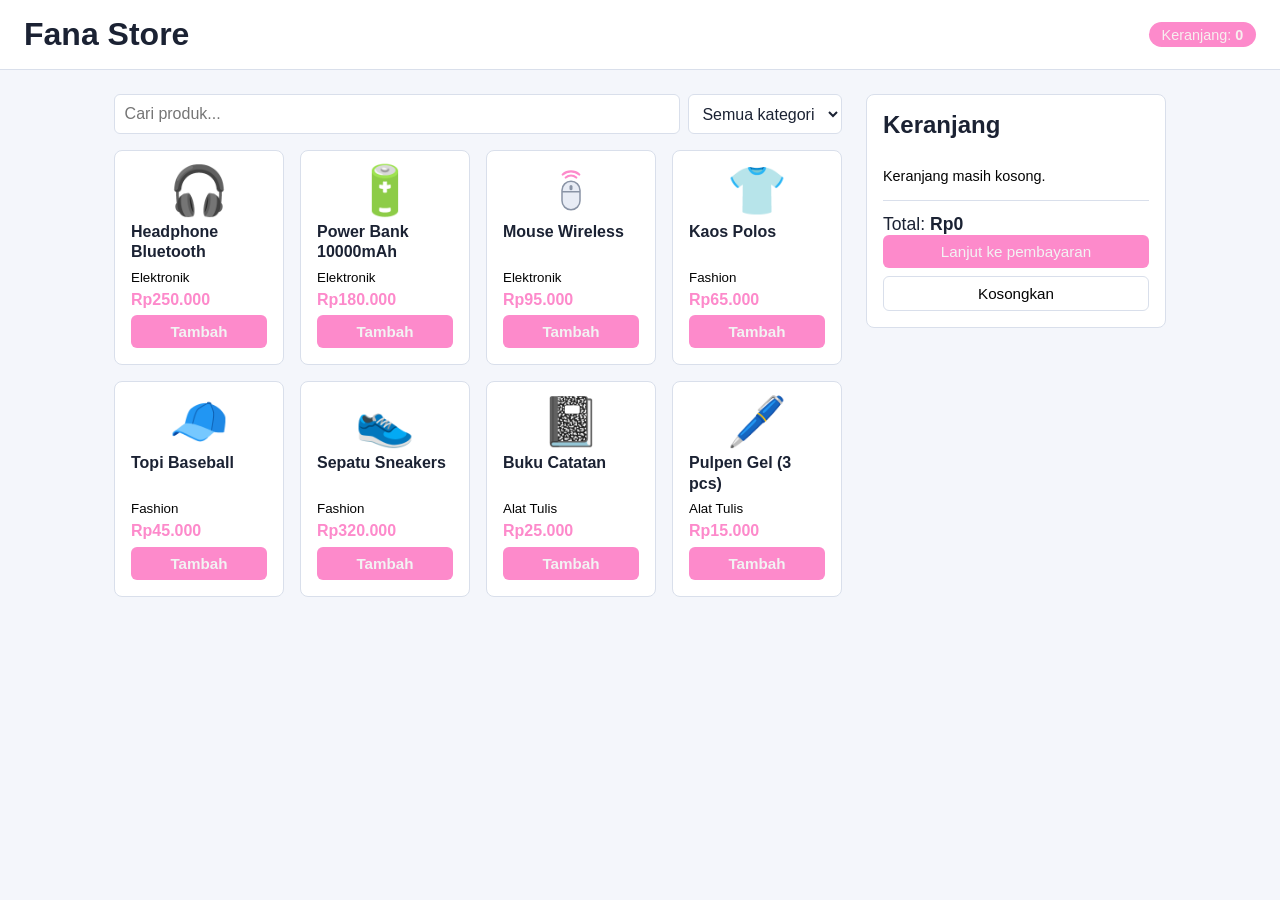
<file: index.html>
<!DOCTYPE html>
<html lang="id">
  <head>
    <meta charset="UTF-8">
    <meta name="viewport" content="width=device-width, initial-scale=1">
    <title>Fana Store - Product Store</title>
    <link rel="stylesheet" href="style.css">
  </head>
  <body>
    <header>
      <h1>Fana Store</h1>
      <span class="badge">Keranjang: <b id="jumlahItem">0</b></span>
    </header>

    <div class="layout">
      <main>
        <div class="kontrol">
          <input type="text" id="cari" placeholder="Cari produk...">
          <select id="kategori">
            <option value="Semua">Semua kategori</option>
            <option value="Elektronik">Elektronik</option>
            <option value="Fashion">Fashion</option>
            <option value="Alat Tulis">Alat Tulis</option>
          </select>
        </div>
        <div id="daftarProduk" class="grid"></div>
      </main>

      <aside>
        <h2>Keranjang</h2>
        <ul id="daftarKeranjang"></ul>
        <p class="total">Total: <b id="total">Rp0</b></p>
        <button id="checkout" class="checkout" type="button" disabled>
          Lanjut ke pembayaran
        </button>
        <button id="kosongkan" class="sekunder">Kosongkan</button>
      </aside>
    </div>

    <dialog id="dialogPembayaran" aria-labelledby="judulPembayaran">
      <form id="formPembayaran" class="form-pembayaran">
        <h2 id="judulPembayaran">Pembayaran</h2>
        <p class="catatan-demo">
          Silakan Lakukan Pembayaran sesuai dengan metode pembayaran yang dipilih. <br>
          <b>Catatan:</b> Ini adalah demo, tidak ada pembayaran yang sebenarnya.
        </p>
        <p class="total-pembayaran">
          Total pembayaran: <b id="totalPembayaran">Rp0</b>
        </p>
        <label for="metodePembayaran">Pilih metode pembayaran</label>
        <select id="metodePembayaran" required>
          <option value="">Pilih metode</option>
          <option value="Transfer bank">Transfer bank (BCA, BRI, BSI, MANDIRI)</option>
          <option value="E-wallet">E-wallet (GOPAY, OVO, DANA, SHOPEEEPAY)</option>
          <option value="Bayar di tempat">Bayar di tempat (KASIR)</option>
        </select>
        <div class="aksi-pembayaran">
          <button id="batalPembayaran" class="sekunder" type="button">
            Batal
          </button>
          <button type="submit">Selesaikan Pembayaran</button>
        </div>
      </form>
    </dialog>

    <script src="hackathon.js"></script>
  </body>
</html>
</file>
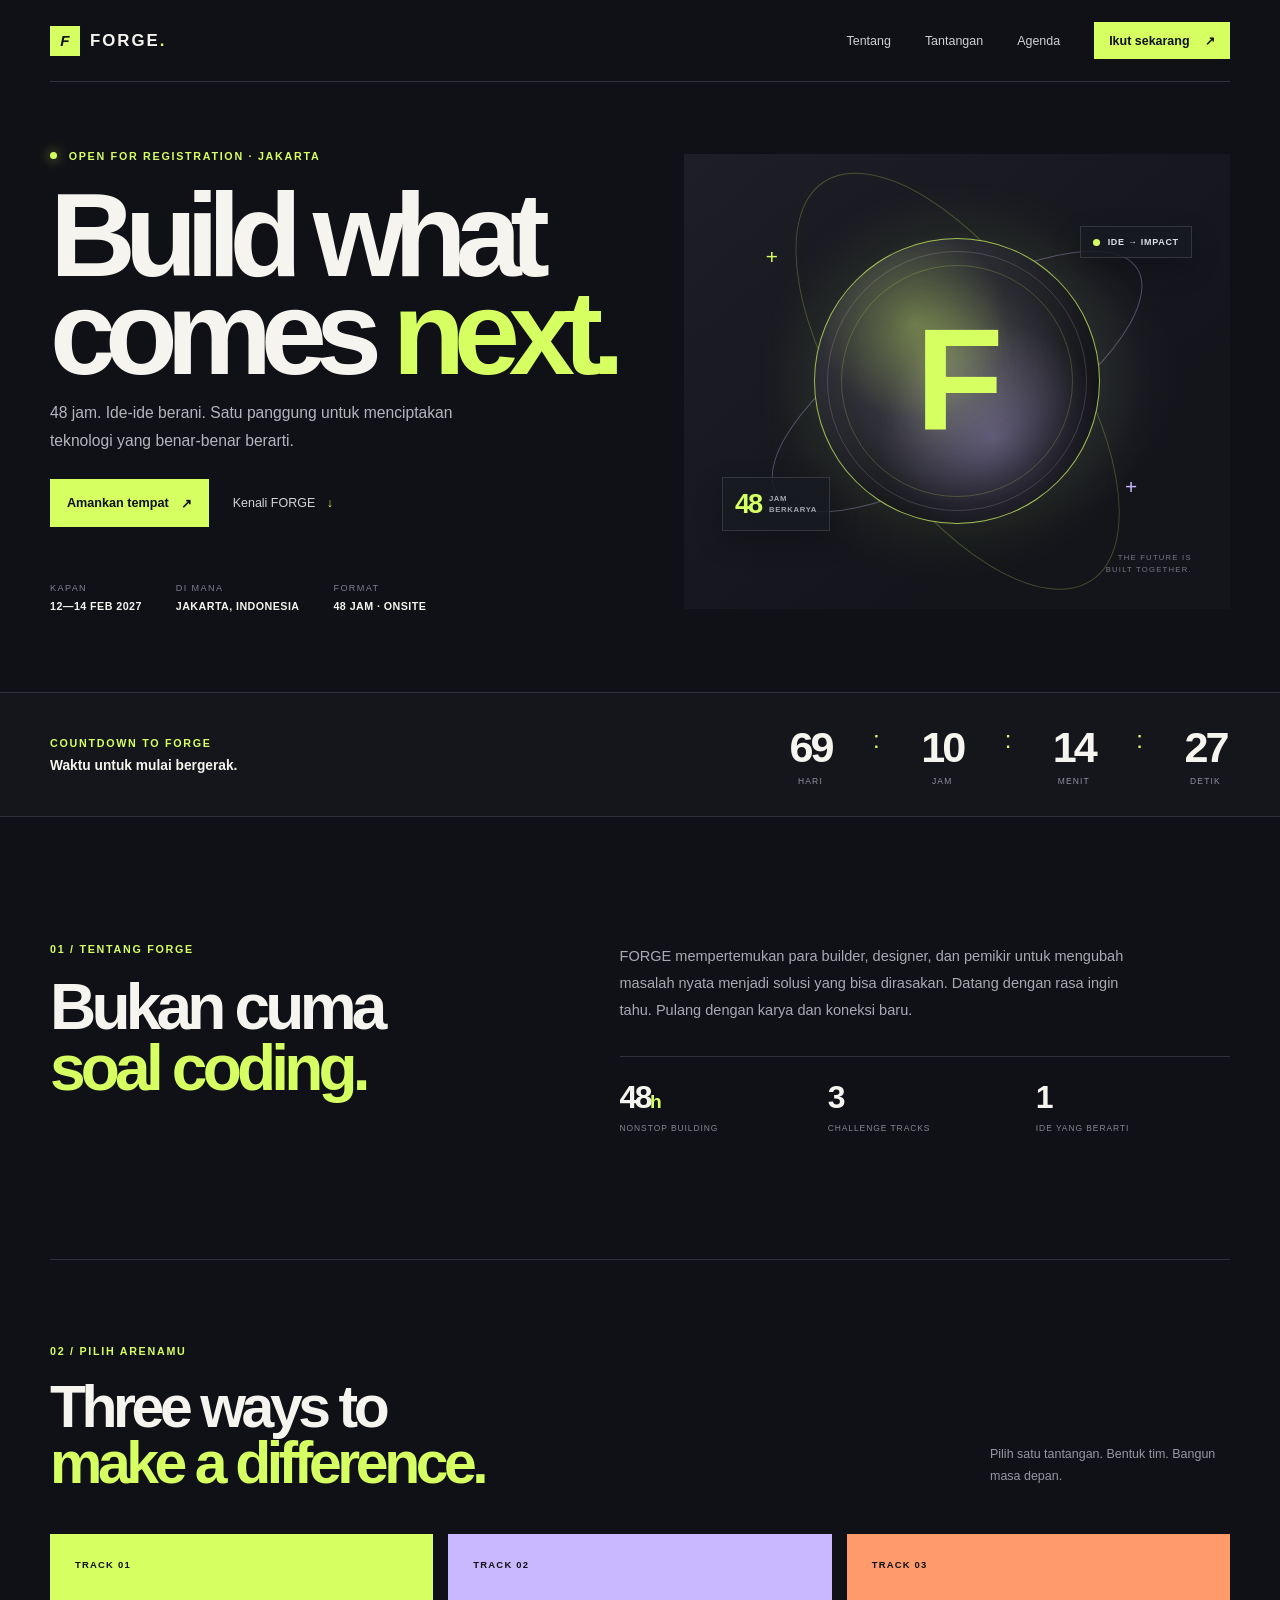
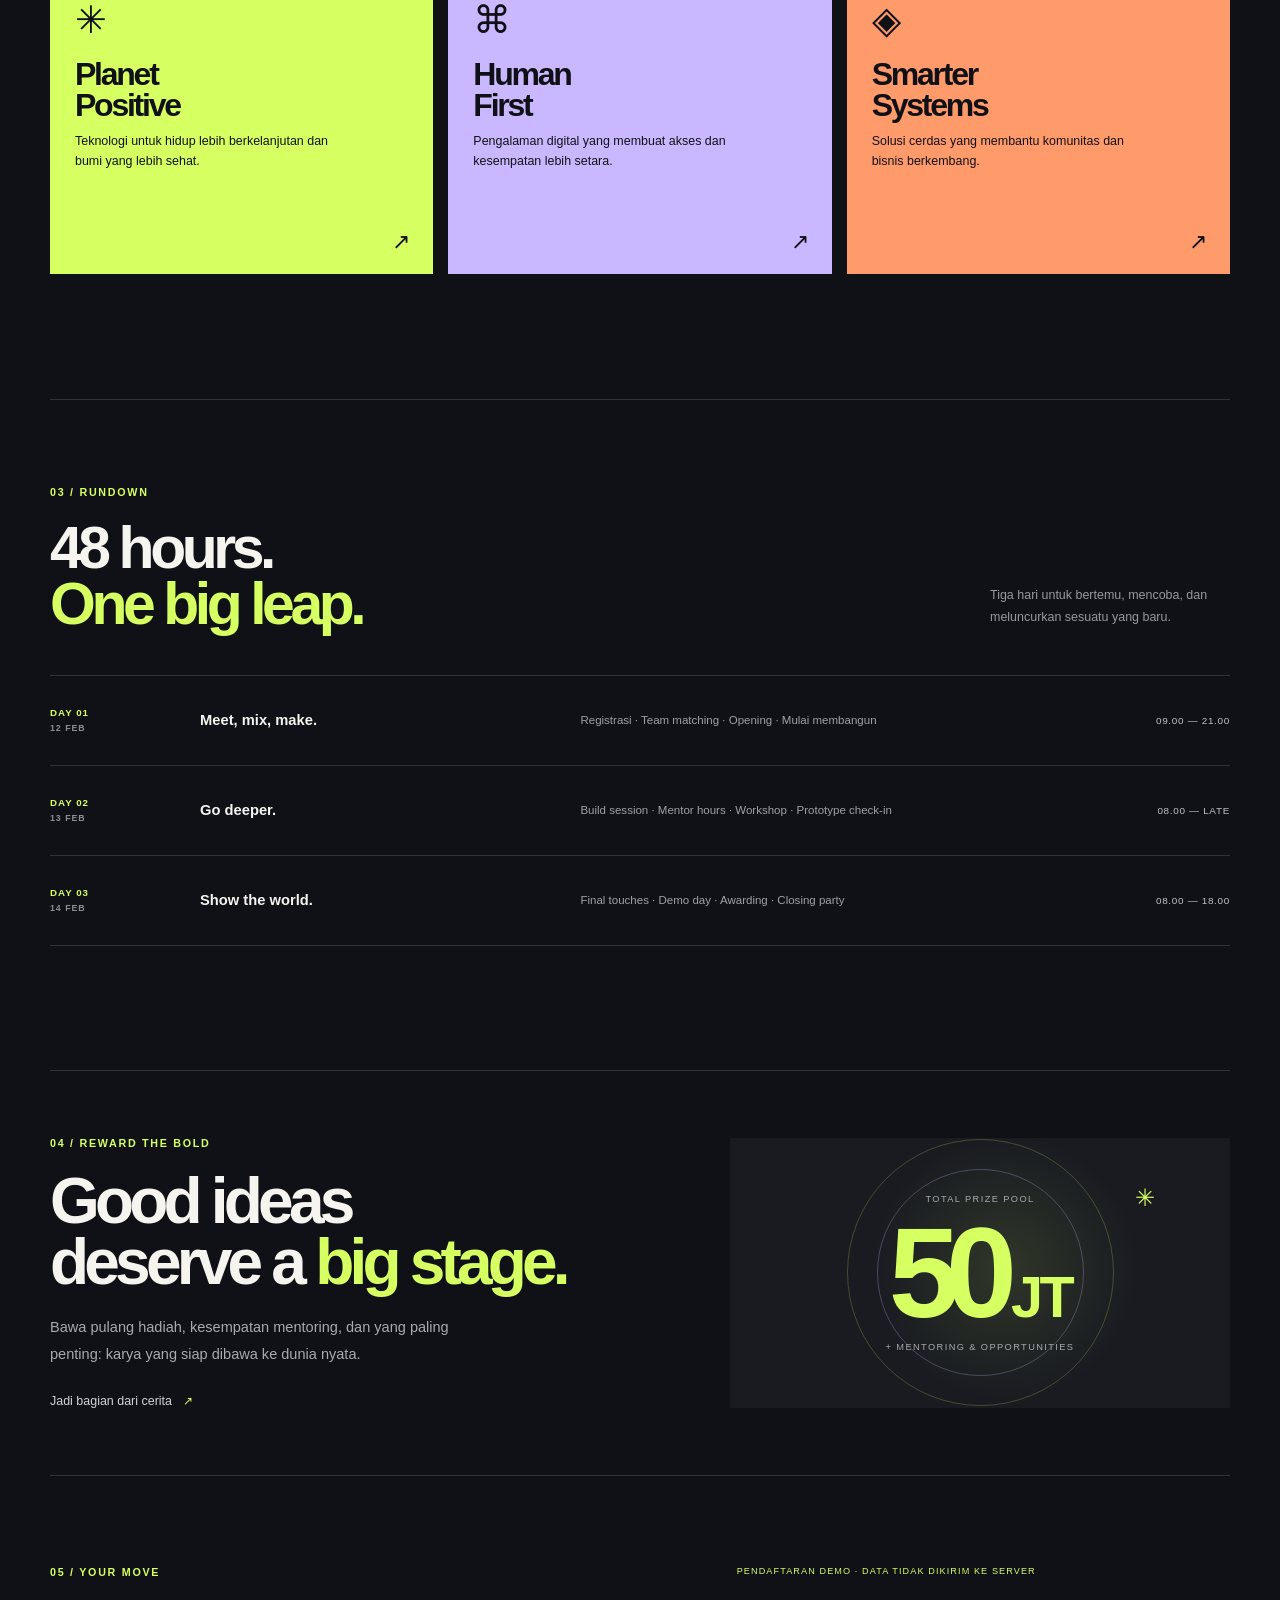
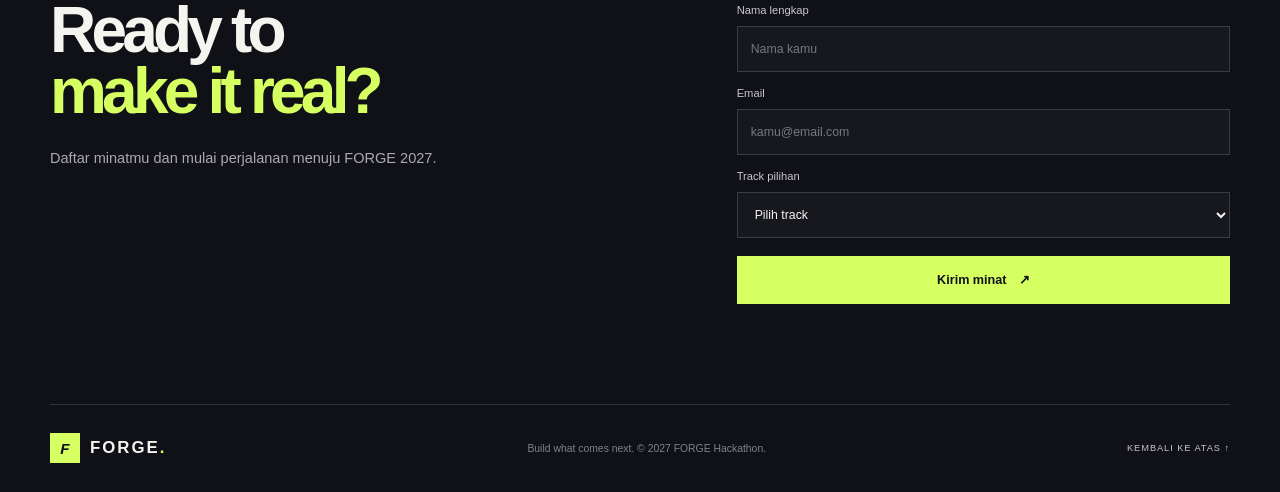
<file: forge-hackathon/event.html>
<!DOCTYPE html>
<html lang="id">
  <head>
    <meta charset="UTF-8">
    <meta name="viewport" content="width=device-width, initial-scale=1">
    <meta
      name="description"
      content="FORGE Hackathon: 48 jam untuk membangun ide yang mengubah masa depan."
    >
    <meta name="theme-color" content="#101116">
    <title>FORGE — Hackathon 2027</title>
    <link rel="stylesheet" href="event.css">
    <script src="event.js" defer></script>
  </head>
  <body>
    <header class="site-header">
      <a class="brand" href="#beranda" aria-label="FORGE, kembali ke beranda">
        <span class="brand-mark" aria-hidden="true">F</span>
        <span>FORGE<span class="brand-period">.</span></span>
      </a>

      <button
        class="menu-toggle"
        id="menuToggle"
        type="button"
        aria-expanded="false"
        aria-controls="siteNav"
        aria-label="Buka navigasi"
      >
        <span></span>
        <span></span>
      </button>

      <nav class="site-nav" id="siteNav" aria-label="Navigasi utama">
        <a href="#tentang">Tentang</a>
        <a href="#tantangan">Tantangan</a>
        <a href="#agenda">Agenda</a>
        <a class="nav-cta" href="#daftar">Ikut sekarang <span aria-hidden="true">↗</span></a>
      </nav>
    </header>

    <main>
      <section class="hero section-wrap" id="beranda">
        <div class="hero-copy">
          <p class="eyebrow"><span class="status-dot"></span> OPEN FOR REGISTRATION · JAKARTA</p>
          <h1>Build what<br>comes <span>next.</span></h1>
          <p class="hero-description">
            48 jam. Ide-ide berani. Satu panggung untuk menciptakan teknologi
            yang benar-benar berarti.
          </p>
          <div class="hero-actions">
            <a class="button button-primary" href="#daftar">Amankan tempat <span aria-hidden="true">↗</span></a>
            <a class="text-link" href="#tentang">Kenali FORGE <span aria-hidden="true">↓</span></a>
          </div>
          <div class="hero-meta">
            <div>
              <span class="meta-label">KAPAN</span>
              <strong>12—14 FEB 2027</strong>
            </div>
            <div>
              <span class="meta-label">DI MANA</span>
              <strong>JAKARTA, INDONESIA</strong>
            </div>
            <div>
              <span class="meta-label">FORMAT</span>
              <strong>48 JAM · ONSITE</strong>
            </div>
          </div>
        </div>

        <div class="hero-art" aria-label="Ilustrasi abstrak ide teknologi" role="img">
          <div class="art-grid"></div>
          <div class="orbit orbit-one"></div>
          <div class="orbit orbit-two"></div>
          <div class="core-orb"><span>F</span></div>
          <div class="art-chip chip-top"><span class="chip-dot"></span> IDE → IMPACT</div>
          <div class="art-chip chip-bottom"><span>48</span><small>JAM<br>BERKARYA</small></div>
          <span class="art-cross cross-one" aria-hidden="true">+</span>
          <span class="art-cross cross-two" aria-hidden="true">+</span>
          <span class="art-caption">THE FUTURE IS<br>BUILT TOGETHER.</span>
        </div>
      </section>

      <section class="countdown-band" aria-label="Hitung mundur menuju acara">
        <div class="countdown-intro">
          <span class="eyebrow">COUNTDOWN TO FORGE</span>
          <strong>Waktu untuk mulai bergerak.</strong>
        </div>
        <div class="countdown" id="countdown" role="timer" aria-live="off">
          <div class="time-unit"><span id="days">--</span><small>HARI</small></div>
          <span class="time-separator" aria-hidden="true">:</span>
          <div class="time-unit"><span id="hours">--</span><small>JAM</small></div>
          <span class="time-separator" aria-hidden="true">:</span>
          <div class="time-unit"><span id="minutes">--</span><small>MENIT</small></div>
          <span class="time-separator" aria-hidden="true">:</span>
          <div class="time-unit"><span id="seconds">--</span><small>DETIK</small></div>
        </div>
        <p class="countdown-ended" id="countdownEnded" hidden>FORGE sedang berlangsung!</p>
      </section>

      <section class="about section-wrap" id="tentang">
        <div class="section-heading">
          <p class="eyebrow">01 / TENTANG FORGE</p>
          <h2>Bukan cuma<br><span>soal coding.</span></h2>
        </div>
        <div class="about-copy">
          <p>
            FORGE mempertemukan para builder, designer, dan pemikir untuk
            mengubah masalah nyata menjadi solusi yang bisa dirasakan.
            Datang dengan rasa ingin tahu. Pulang dengan karya dan koneksi baru.
          </p>
          <div class="stat-row">
            <div><strong>48<span>h</span></strong><small>NONSTOP BUILDING</small></div>
            <div><strong>3</strong><small>CHALLENGE TRACKS</small></div>
            <div><strong>1</strong><small>IDE YANG BERARTI</small></div>
          </div>
        </div>
      </section>

      <section class="tracks section-wrap" id="tantangan">
        <div class="section-title-row">
          <div>
            <p class="eyebrow">02 / PILIH ARENAMU</p>
            <h2>Three ways to<br><span>make a difference.</span></h2>
          </div>
          <p class="section-aside">Pilih satu tantangan. Bentuk tim. Bangun masa depan.</p>
        </div>

        <div class="track-grid">
          <article class="track-card track-lime">
            <span class="track-number">TRACK 01</span>
            <span class="track-icon" aria-hidden="true">✳</span>
            <h3>Planet<br>Positive</h3>
            <p>Teknologi untuk hidup lebih berkelanjutan dan bumi yang lebih sehat.</p>
            <span class="track-arrow" aria-hidden="true">↗</span>
          </article>
          <article class="track-card track-lilac">
            <span class="track-number">TRACK 02</span>
            <span class="track-icon" aria-hidden="true">⌘</span>
            <h3>Human<br>First</h3>
            <p>Pengalaman digital yang membuat akses dan kesempatan lebih setara.</p>
            <span class="track-arrow" aria-hidden="true">↗</span>
          </article>
          <article class="track-card track-orange">
            <span class="track-number">TRACK 03</span>
            <span class="track-icon" aria-hidden="true">◈</span>
            <h3>Smarter<br>Systems</h3>
            <p>Solusi cerdas yang membantu komunitas dan bisnis berkembang.</p>
            <span class="track-arrow" aria-hidden="true">↗</span>
          </article>
        </div>
      </section>

      <section class="agenda section-wrap" id="agenda">
        <div class="section-title-row">
          <div>
            <p class="eyebrow">03 / RUNDOWN</p>
            <h2>48 hours.<br><span>One big leap.</span></h2>
          </div>
          <p class="section-aside">Tiga hari untuk bertemu, mencoba, dan meluncurkan sesuatu yang baru.</p>
        </div>

        <div class="agenda-list">
          <article class="agenda-item">
            <span class="agenda-day">DAY 01 <small>12 FEB</small></span>
            <strong>Meet, mix, make.</strong>
            <p>Registrasi · Team matching · Opening · Mulai membangun</p>
            <span class="agenda-time">09.00 — 21.00</span>
          </article>
          <article class="agenda-item">
            <span class="agenda-day">DAY 02 <small>13 FEB</small></span>
            <strong>Go deeper.</strong>
            <p>Build session · Mentor hours · Workshop · Prototype check-in</p>
            <span class="agenda-time">08.00 — LATE</span>
          </article>
          <article class="agenda-item">
            <span class="agenda-day">DAY 03 <small>14 FEB</small></span>
            <strong>Show the world.</strong>
            <p>Final touches · Demo day · Awarding · Closing party</p>
            <span class="agenda-time">08.00 — 18.00</span>
          </article>
        </div>
      </section>

      <section class="prize section-wrap">
        <div class="prize-copy">
          <p class="eyebrow">04 / REWARD THE BOLD</p>
          <h2>Good ideas<br>deserve a <span>big stage.</span></h2>
          <p>
            Bawa pulang hadiah, kesempatan mentoring, dan yang paling penting:
            karya yang siap dibawa ke dunia nyata.
          </p>
          <a class="text-link" href="#daftar">Jadi bagian dari cerita <span aria-hidden="true">↗</span></a>
        </div>
        <div class="prize-visual" aria-label="Total hadiah lima puluh juta rupiah" role="img">
          <span class="prize-label">TOTAL PRIZE POOL</span>
          <strong>50<span>JT</span></strong>
          <span class="prize-note">+ MENTORING & OPPORTUNITIES</span>
          <span class="prize-star" aria-hidden="true">✳</span>
        </div>
      </section>

      <section class="register section-wrap" id="daftar">
        <div class="register-heading">
          <p class="eyebrow">05 / YOUR MOVE</p>
          <h2>Ready to<br><span>make it real?</span></h2>
          <p>Daftar minatmu dan mulai perjalanan menuju FORGE 2027.</p>
        </div>
        <form class="register-form" id="registerForm">
          <p class="form-note">PENDAFTARAN DEMO · DATA TIDAK DIKIRIM KE SERVER</p>
          <label for="nama">Nama lengkap</label>
          <input id="nama" name="nama" type="text" autocomplete="name" placeholder="Nama kamu" required>
          <label for="email">Email</label>
          <input id="email" name="email" type="email" autocomplete="email" placeholder="kamu@email.com" required>
          <label for="minat">Track pilihan</label>
          <select id="minat" name="minat" required>
            <option value="">Pilih track</option>
            <option value="Planet Positive">Planet Positive</option>
            <option value="Human First">Human First</option>
            <option value="Smarter Systems">Smarter Systems</option>
          </select>
          <button class="button button-primary form-submit" type="submit">Kirim minat <span aria-hidden="true">↗</span></button>
          <p class="form-result" id="formResult" role="status" hidden></p>
        </form>
      </section>
    </main>

    <footer class="site-footer">
      <a class="brand" href="#beranda">
        <span class="brand-mark" aria-hidden="true">F</span>
        <span>FORGE<span class="brand-period">.</span></span>
      </a>
      <p>Build what comes next. © 2027 FORGE Hackathon.</p>
      <a class="back-top" href="#beranda">KEMBALI KE ATAS ↑</a>
    </footer>
  </body>
</html>
</file>
<file: style.css>
:root {
  --utama: #fd8acb;
  --latar: #f4f6fb;
  --kartu: #fff;
  --teks: #1b2233;
  --abu: #040404;
  --garis: #d9dfeb;
}

@media (prefers-color-scheme: dark) {
  :root {
    --utama: #ff85ca;
    --latar: #12161f;
    --kartu: #1c2230;
    --teks: #e8ecf5;
    --abu: #9aa5ba;
    --garis: #f8fafd;
  }
}

* {
  box-sizing: border-box;
  margin: 0;
  padding: 0;
}

body {
  font-family: 'Segoe UI', Tahoma, Geneva, Verdana, sans-serif, "Segoe UI", Roboto, Arial, sans-serif;
  background: var(--latar);
  color: var(--teks);
}

header {
  display: flex;
  justify-content: space-between;
  align-items: center;
  padding: 1rem 1.5rem;
  background: var(--kartu);
  border-bottom: 1px solid var(--garis);
}

.badge {
  background: var(--utama);
  color: #f7efef;
  padding: 0.3rem 0.8rem;
  border-radius: 20px;
  font-size: 0.9rem;
}

/* Layout dua kolom: produk di kiri, keranjang di kanan */
.layout {
  display: grid;
  grid-template-columns: 1fr 300px;
  gap: 1.5rem;
  max-width: 1100px;
  margin: 0 auto;
  padding: 1.5rem;
}

@media (max-width: 760px) {
  .layout {
    grid-template-columns: 1fr;
  }
}

.kontrol {
  display: flex;
  gap: 0.5rem;
  margin-bottom: 1rem;
}

input,
select {
  padding: 0.6rem;
  border: 1px solid var(--garis);
  border-radius: 6px;
  background: var(--kartu);
  color: var(--teks);
  font-size: 1rem;
}

#cari {
  flex: 1;
}

/* Grid otomatis menyesuaikan lebar layar */
.grid {
  display: grid;
  grid-template-columns: repeat(auto-fill, minmax(160px, 1fr));
  gap: 1rem;
}

.kartu {
  display: flex;
  flex-direction: column;
  gap: 0.4rem;
  background: var(--kartu);
  border: 1px solid var(--garis);
  border-radius: 8px;
  padding: 1rem;
  transition:
    transform 180ms ease,
    box-shadow 180ms ease,
    border-color 180ms ease;
}

.kartu:hover,
.kartu:focus-within {
  transform: translateY(-4px);
  border-color: var(--utama);
  box-shadow: 0 8px 20px rgb(27 34 51 / 12%);
}

@media (prefers-reduced-motion: reduce) {
  .kartu {
    transition: none;
  }

  .kartu:hover,
  .kartu:focus-within {
    transform: none;
  }
}

.kartu strong {
  min-height: 2.6em;
  line-height: 1.3;
}

.gambar {
  display: flex;
  align-items: center;
  justify-content: center;
  height: 3rem;
  font-size: 3rem;
}

.gambar svg {
  width: 3rem;
  height: 3rem;
}

.kartu small {
  color: var(--abu);
}

.harga {
  font-weight: 700;
  color: var(--utama);
}

.kartu button {
  margin-top: auto;
  font-weight: 700;
}

button {
  padding: 0.5rem 0.8rem;
  border: none;
  border-radius: 6px;
  background: var(--utama);
  color: #f2f3f3;
  cursor: pointer;
  font-size: 0.95rem;
}

button:hover {
  opacity: 0.9;
}

button:focus-visible,
input:focus-visible,
select:focus-visible,
dialog button:focus-visible {
  outline: 3px solid #a8c5ff;
}

.sekunder {
  width: 100%;
  margin-top: 0.5rem;
  background: transparent;
  color: var(--abu);
  border: 1px solid var(--garis);
}

.checkout {
  width: 100%;
}

aside {
  align-self: start;
  background: var(--kartu);
  border: 1px solid var(--garis);
  border-radius: 8px;
  padding: 1rem;
}

aside ul {
  list-style: none;
  margin: 0.8rem 0;
}

aside li {
  display: flex;
  justify-content: space-between;
  align-items: center;
  gap: 0.5rem;
  padding: 0.5rem 0;
  border-bottom: 1px solid var(--garis);
  font-size: 0.9rem;
}

aside li div button {
  padding: 0.1rem 0.5rem;
}

.total {
  font-size: 1.1rem;
}

.kosong {
  color: var(--abu);
  padding: 1rem 0;
}

dialog {
  width: min(440px, calc(100% - 2rem));
  margin: auto;
  padding: 1.5rem;
  color: var(--teks);
  background: var(--kartu);
  border: 1px solid var(--garis);
  border-radius: 8px;
}

dialog::backdrop {
  background: rgba(20, 20, 20, 0.55);
}

.form-pembayaran {
  display: grid;
  gap: 1rem;
}

.catatan-demo {
  color: var(---abu);
}

.total-pembayaran {
  font-size: 1.1rem;
}

.form-pembayaran select {
  width: 100%;
}

.aksi-pembayaran {
  display: flex;
  justify-content: flex-end;
  gap: 0.5rem;
}

.aksi-pembayaran .sekunder {
  width: auto;
  margin-top: 0;
}
</file>
<file: forge-hackathon/event.css>
:root {
  color-scheme: dark;
  --bg: #101116;
  --panel: #181a21;
  --text: #f5f4ef;
  --muted: #a4a5ad;
  --line: #30313a;
  --lime: #d6ff62;
  --lilac: #c9b8ff;
  --orange: #ff9a6b;
  --page-width: 1180px;
}

* {
  box-sizing: border-box;
}

html {
  scroll-behavior: smooth;
  scroll-padding-top: 90px;
}

body {
  margin: 0;
  background: var(--bg);
  color: var(--text);
  font-family: Inter, "Segoe UI", Arial, sans-serif;
  -webkit-font-smoothing: antialiased;
}

a {
  color: inherit;
  text-decoration: none;
}

button,
input,
select {
  font: inherit;
}

.site-header {
  position: relative;
  z-index: 5;
  display: flex;
  align-items: center;
  justify-content: space-between;
  width: min(var(--page-width), calc(100% - 64px));
  height: 82px;
  margin: 0 auto;
  border-bottom: 1px solid var(--line);
}

.brand {
  display: inline-flex;
  align-items: center;
  gap: 10px;
  font-size: 1.05rem;
  font-weight: 850;
  letter-spacing: 0.12em;
}

.brand-mark {
  display: grid;
  width: 30px;
  height: 30px;
  place-items: center;
  background: var(--lime);
  color: var(--bg);
  font-size: 0.95rem;
  font-style: italic;
  letter-spacing: 0;
}

.brand-period {
  color: var(--lime);
}

.site-nav {
  display: flex;
  align-items: center;
  gap: 34px;
  color: #d0cfd3;
  font-size: 0.78rem;
}

.site-nav a:not(.nav-cta),
.text-link,
.back-top {
  transition: color 160ms ease;
}

.site-nav a:not(.nav-cta):hover,
.text-link:hover,
.back-top:hover {
  color: var(--lime);
}

.nav-cta {
  padding: 11px 15px;
  background: var(--lime);
  color: var(--bg);
  font-weight: 750;
  transition: background 160ms ease, transform 160ms ease;
}

.nav-cta:hover,
.button-primary:hover {
  background: #e2ff91;
  transform: translateY(-2px);
}

.nav-cta span,
.button span {
  margin-left: 12px;
}

.menu-toggle {
  display: none;
}

.section-wrap {
  width: min(var(--page-width), calc(100% - 64px));
  margin: 0 auto;
}

.hero {
  display: grid;
  min-height: 610px;
  grid-template-columns: 1.05fr 0.95fr;
  align-items: center;
  gap: 30px;
  padding-top: 42px;
  padding-bottom: 54px;
}

.hero-copy {
  position: relative;
  z-index: 1;
}

.eyebrow {
  margin: 0;
  color: var(--lime);
  font-size: 0.67rem;
  font-weight: 750;
  letter-spacing: 0.16em;
}

.status-dot {
  display: inline-block;
  width: 7px;
  height: 7px;
  margin-right: 7px;
  border-radius: 50%;
  background: var(--lime);
  box-shadow: 0 0 12px rgb(214 255 98 / 70%);
  vertical-align: 1px;
}

h1,
h2,
h3,
p {
  margin-top: 0;
}

.hero h1 {
  margin: 24px 0 18px;
  font-size: clamp(4.5rem, 9.3vw, 8.3rem);
  font-weight: 780;
  letter-spacing: -0.095em;
  line-height: 0.82;
}

.hero h1 span,
.section-heading h2 span,
.section-title-row h2 span,
.prize h2 span,
.register h2 span {
  color: var(--lime);
}

.hero-description {
  max-width: 430px;
  margin-bottom: 25px;
  color: #b6b5bd;
  font-size: 0.98rem;
  line-height: 1.75;
}

.hero-actions {
  display: flex;
  align-items: center;
  gap: 24px;
}

.button {
  display: inline-flex;
  min-height: 48px;
  align-items: center;
  justify-content: center;
  padding: 0 17px;
  border: 0;
  cursor: pointer;
  font-size: 0.79rem;
  font-weight: 750;
  transition: background 160ms ease, transform 160ms ease;
}

.button-primary {
  background: var(--lime);
  color: var(--bg);
}

.text-link {
  color: #d4d2d7;
  font-size: 0.78rem;
}

.text-link span {
  margin-left: 8px;
  color: var(--lime);
}

.hero-meta {
  display: flex;
  flex-wrap: wrap;
  gap: 34px;
  margin-top: 56px;
}

.hero-meta div {
  display: grid;
  gap: 7px;
}

.meta-label {
  color: #80818a;
  font-size: 0.57rem;
  letter-spacing: 0.15em;
}

.hero-meta strong {
  font-size: 0.67rem;
  letter-spacing: 0.04em;
}

.hero-art {
  position: relative;
  display: grid;
  min-height: 455px;
  overflow: hidden;
  place-items: center;
  isolation: isolate;
  background:
    radial-gradient(ellipse at 54% 50%, rgb(101 98 133 / 24%), transparent 48%),
    linear-gradient(140deg, #1d1e26, #14151b 72%);
}

.art-grid {
  position: absolute;
  z-index: -1;
  inset: 0;
  opacity: 0.26;
  background-image:
    linear-gradient(rgb(255 255 255 / 5%) 1px, transparent 1px),
    linear-gradient(90deg, rgb(255 255 255 / 5%) 1px, transparent 1px);
  background-size: 42px 42px;
  mask-image: radial-gradient(ellipse, #000 10%, transparent 76%);
}

.core-orb {
  position: relative;
  display: grid;
  width: clamp(180px, 23vw, 286px);
  aspect-ratio: 1;
  place-items: center;
  border: 1px solid rgb(214 255 98 / 70%);
  border-radius: 50%;
  background:
    radial-gradient(circle at 35% 30%, rgb(214 255 98 / 32%), transparent 35%),
    radial-gradient(circle at 63% 70%, rgb(201 184 255 / 34%), transparent 43%),
    radial-gradient(circle at 45% 45%, #48474e, #202128 66%, #111217);
  box-shadow:
    inset -24px -25px 55px rgb(0 0 0 / 48%),
    inset 12px 12px 35px rgb(255 255 255 / 8%),
    0 0 75px rgb(214 255 98 / 12%);
  animation: orb-float 5s ease-in-out infinite;
}

.core-orb::before,
.core-orb::after {
  position: absolute;
  border: 1px solid rgb(255 255 255 / 15%);
  border-radius: inherit;
  content: "";
  inset: 12px;
}

.core-orb::after {
  inset: 26px;
  border-color: rgb(214 255 98 / 20%);
}

.core-orb span {
  color: var(--lime);
  font-size: clamp(5rem, 12vw, 9rem);
  font-weight: 800;
  letter-spacing: -0.12em;
  text-shadow: 0 0 40px rgb(214 255 98 / 27%);
  transform: translateX(-6px);
}

.orbit {
  position: absolute;
  width: 78%;
  height: 34%;
  border: 1px solid rgb(201 184 255 / 36%);
  border-radius: 50%;
}

.orbit-one {
  transform: rotate(-32deg);
}

.orbit-two {
  width: 88%;
  height: 48%;
  border-color: rgb(214 255 98 / 24%);
  transform: rotate(56deg);
}

.art-chip {
  position: absolute;
  display: flex;
  align-items: center;
  gap: 8px;
  padding: 10px 12px;
  border: 1px solid rgb(255 255 255 / 12%);
  background: rgb(24 26 33 / 86%);
  box-shadow: 0 10px 28px rgb(0 0 0 / 24%);
  color: #dedde3;
  font-size: 0.56rem;
  font-weight: 700;
  letter-spacing: 0.08em;
}

.chip-top {
  top: 16%;
  right: 7%;
}

.chip-dot {
  width: 7px;
  height: 7px;
  border-radius: 50%;
  background: var(--lime);
}

.chip-bottom {
  bottom: 17%;
  left: 7%;
}

.chip-bottom > span {
  color: var(--lime);
  font-size: 1.7rem;
  letter-spacing: -0.08em;
}

.chip-bottom small {
  color: #a7a5ae;
  font-size: 0.48rem;
  line-height: 1.5;
}

.art-caption {
  position: absolute;
  right: 7%;
  bottom: 7%;
  color: #777780;
  font-size: 0.48rem;
  letter-spacing: 0.16em;
  line-height: 1.6;
  text-align: right;
}

.art-cross {
  position: absolute;
  color: var(--lime);
  font-size: 1.3rem;
  font-weight: 300;
}

.cross-one {
  top: 20%;
  left: 15%;
}

.cross-two {
  right: 17%;
  bottom: 24%;
  color: var(--lilac);
}

.countdown-band {
  display: flex;
  min-height: 125px;
  align-items: center;
  justify-content: space-between;
  gap: 30px;
  padding: 24px max(32px, calc((100% - var(--page-width)) / 2));
  border-top: 1px solid var(--line);
  border-bottom: 1px solid var(--line);
  background: #15161c;
}

.countdown-intro {
  display: grid;
  gap: 9px;
}

.countdown-intro strong {
  font-size: 0.86rem;
}

.countdown {
  display: flex;
  align-items: center;
  gap: clamp(13px, 3vw, 38px);
}

.time-unit {
  display: grid;
  min-width: 49px;
  gap: 4px;
  text-align: center;
}

.time-unit span {
  font-size: clamp(1.7rem, 3.5vw, 2.7rem);
  font-variant-numeric: tabular-nums;
  font-weight: 720;
  letter-spacing: -0.07em;
}

.time-unit small {
  color: #92929b;
  font-size: 0.53rem;
  letter-spacing: 0.14em;
}

.time-separator {
  align-self: flex-start;
  padding-top: 3px;
  color: var(--lime);
  font-size: 1.5rem;
}

.countdown-ended {
  margin: 0;
  color: var(--lime);
  font-weight: 700;
}

.about {
  display: grid;
  grid-template-columns: 0.9fr 1.1fr;
  gap: 70px;
  padding-top: 126px;
  padding-bottom: 126px;
}

.section-heading h2,
.section-title-row h2,
.prize h2,
.register h2 {
  margin: 22px 0 0;
  font-size: clamp(2.8rem, 5vw, 4.7rem);
  font-weight: 730;
  letter-spacing: -0.075em;
  line-height: 0.96;
}

.about-copy {
  align-self: end;
}

.about-copy > p,
.prize-copy > p:not(.eyebrow),
.register-heading > p:not(.eyebrow) {
  max-width: 520px;
  margin-bottom: 32px;
  color: #aaa9b1;
  font-size: 0.91rem;
  line-height: 1.85;
}

.stat-row {
  display: grid;
  grid-template-columns: repeat(3, 1fr);
  gap: 14px;
  padding-top: 22px;
  border-top: 1px solid var(--line);
}

.stat-row div {
  display: grid;
  gap: 7px;
}

.stat-row strong {
  font-size: 2rem;
  letter-spacing: -0.08em;
}

.stat-row strong span {
  color: var(--lime);
  font-size: 1.2rem;
}

.stat-row small {
  color: #85858e;
  font-size: 0.53rem;
  letter-spacing: 0.11em;
}

.tracks {
  padding-top: 85px;
  padding-bottom: 125px;
  border-top: 1px solid var(--line);
}

.section-title-row {
  display: flex;
  align-items: end;
  justify-content: space-between;
  gap: 30px;
  margin-bottom: 42px;
}

.section-title-row h2 {
  font-size: clamp(2.7rem, 4.6vw, 4.4rem);
}

.section-aside {
  max-width: 240px;
  margin-bottom: 5px;
  color: #9998a1;
  font-size: 0.78rem;
  line-height: 1.7;
}

.track-grid {
  display: grid;
  grid-template-columns: repeat(3, 1fr);
  gap: 15px;
}

.track-card {
  position: relative;
  display: flex;
  min-height: 340px;
  flex-direction: column;
  align-items: flex-start;
  overflow: hidden;
  padding: 25px;
  color: var(--bg);
  transition: transform 200ms ease, box-shadow 200ms ease;
}

.track-card:hover {
  transform: translateY(-6px);
  box-shadow: 0 16px 38px rgb(0 0 0 / 25%);
}

.track-lime {
  background: var(--lime);
}

.track-lilac {
  background: var(--lilac);
}

.track-orange {
  background: var(--orange);
}

.track-number {
  font-size: 0.59rem;
  font-weight: 800;
  letter-spacing: 0.13em;
}

.track-icon {
  margin: 31px 0 20px;
  font-size: 2.4rem;
  line-height: 1;
}

.track-card h3 {
  margin-bottom: 12px;
  font-size: 2rem;
  letter-spacing: -0.07em;
  line-height: 0.95;
}

.track-card p {
  max-width: 270px;
  margin-bottom: 0;
  font-size: 0.78rem;
  line-height: 1.6;
}

.track-arrow {
  position: absolute;
  right: 23px;
  bottom: 19px;
  font-size: 1.35rem;
}

.agenda {
  padding-top: 86px;
  padding-bottom: 124px;
  border-top: 1px solid var(--line);
}

.agenda-list {
  border-top: 1px solid var(--line);
}

.agenda-item {
  display: grid;
  grid-template-columns: 130px 1fr 1.4fr 125px;
  align-items: center;
  gap: 20px;
  min-height: 90px;
  border-bottom: 1px solid var(--line);
}

.agenda-day {
  display: grid;
  gap: 5px;
  color: var(--lime);
  font-size: 0.61rem;
  font-weight: 750;
  letter-spacing: 0.1em;
}

.agenda-day small {
  color: #8d8c95;
  font-size: 0.55rem;
}

.agenda-item > strong {
  font-size: 0.92rem;
}

.agenda-item > p {
  margin: 0;
  color: #a19fa8;
  font-size: 0.72rem;
}

.agenda-time {
  color: #c3c1c8;
  font-size: 0.62rem;
  letter-spacing: 0.07em;
  text-align: right;
}

.prize {
  display: grid;
  min-height: 405px;
  grid-template-columns: 1fr 0.8fr;
  align-items: center;
  gap: 55px;
  padding-top: 64px;
  padding-bottom: 64px;
  border-top: 1px solid var(--line);
}

.prize h2 {
  margin-bottom: 20px;
}

.prize-copy > p:not(.eyebrow) {
  max-width: 420px;
  margin-bottom: 23px;
}

.prize-visual {
  position: relative;
  display: flex;
  min-height: 270px;
  flex-direction: column;
  align-items: center;
  justify-content: center;
  overflow: hidden;
  background:
    radial-gradient(circle at 55% 48%, rgb(214 255 98 / 12%), transparent 43%),
    #191b21;
}

.prize-visual::before,
.prize-visual::after {
  position: absolute;
  width: 265px;
  height: 265px;
  border: 1px solid rgb(214 255 98 / 22%);
  border-radius: 50%;
  content: "";
}

.prize-visual::after {
  width: 205px;
  height: 205px;
  border-color: rgb(201 184 255 / 28%);
}

.prize-label,
.prize-note,
.prize-visual strong {
  position: relative;
  z-index: 1;
}

.prize-label,
.prize-note {
  color: #aaa9b1;
  font-size: 0.58rem;
  letter-spacing: 0.15em;
}

.prize-visual strong {
  margin: 8px 0;
  color: var(--lime);
  font-size: clamp(5rem, 10vw, 8rem);
  letter-spacing: -0.11em;
  line-height: 0.95;
}

.prize-visual strong span {
  margin-left: 8px;
  font-size: 0.45em;
  letter-spacing: -0.06em;
}

.prize-star {
  position: absolute;
  top: 17%;
  right: 15%;
  color: var(--lime);
  font-size: 1.5rem;
}

.register {
  display: grid;
  grid-template-columns: 1fr 0.8fr;
  gap: 70px;
  padding-top: 90px;
  padding-bottom: 100px;
  border-top: 1px solid var(--line);
}

.register h2 {
  margin-bottom: 22px;
}

.register-heading > p:not(.eyebrow) {
  max-width: 390px;
  margin-bottom: 0;
}

.register-form {
  display: grid;
  gap: 10px;
}

.form-note {
  margin-bottom: 13px;
  color: var(--lime);
  font-size: 0.57rem;
  letter-spacing: 0.12em;
}

.register-form label {
  margin-top: 5px;
  color: #c8c6ce;
  font-size: 0.7rem;
}

.register-form input,
.register-form select {
  width: 100%;
  min-height: 46px;
  padding: 0 13px;
  border: 1px solid #3a3b44;
  border-radius: 0;
  outline: none;
  background: #17181e;
  color: var(--text);
  font-size: 0.77rem;
}

.register-form input::placeholder {
  color: #777781;
}

.register-form input:focus,
.register-form select:focus {
  border-color: var(--lime);
  box-shadow: 0 0 0 2px rgb(214 255 98 / 15%);
}

.register-form select option {
  background: var(--panel);
}

.form-submit {
  width: 100%;
  margin-top: 8px;
}

.form-result {
  margin: 6px 0 0;
  color: var(--lime);
  font-size: 0.77rem;
  line-height: 1.6;
}

.site-footer {
  display: flex;
  width: min(var(--page-width), calc(100% - 64px));
  min-height: 88px;
  align-items: center;
  justify-content: space-between;
  gap: 20px;
  margin: 0 auto;
  border-top: 1px solid var(--line);
}

.site-footer p {
  margin: 0;
  color: #81818a;
  font-size: 0.65rem;
}

.back-top {
  color: #c7c5cc;
  font-size: 0.58rem;
  letter-spacing: 0.1em;
}

:focus-visible {
  outline: 2px solid var(--lime);
  outline-offset: 4px;
}

@keyframes orb-float {
  0%,
  100% {
    transform: translateY(0) rotate(-5deg);
  }
  50% {
    transform: translateY(-9px) rotate(2deg);
  }
}

@media (max-width: 800px) {
  .hero {
    min-height: auto;
    grid-template-columns: 1fr 0.85fr;
  }

  .hero h1 {
    font-size: clamp(4rem, 12vw, 6rem);
  }

  .hero-art {
    min-height: 360px;
  }

  .hero-meta {
    gap: 20px;
    margin-top: 40px;
  }

  .about {
    gap: 36px;
  }

  .agenda-item {
    grid-template-columns: 90px 1fr 1.25fr 90px;
    gap: 12px;
  }

  .prize,
  .register {
    gap: 35px;
  }
}

@media (max-width: 620px) {
  html {
    scroll-padding-top: 20px;
  }

  .site-header,
  .section-wrap,
  .site-footer {
    width: calc(100% - 36px);
  }

  .site-header {
    height: 68px;
  }

  .menu-toggle {
    display: grid;
    width: 42px;
    height: 42px;
    align-content: center;
    justify-items: center;
    gap: 6px;
    border: 1px solid var(--line);
    background: transparent;
    cursor: pointer;
  }

  .menu-toggle span {
    width: 17px;
    height: 1px;
    background: var(--text);
  }

  .site-nav {
    position: absolute;
    top: 67px;
    right: 0;
    left: 0;
    display: none;
    align-items: stretch;
    gap: 0;
    padding: 10px 18px 18px;
    border: 1px solid var(--line);
    background: var(--bg);
  }

  .site-nav.is-open {
    display: grid;
  }

  .site-nav > a:not(.nav-cta) {
    padding: 14px 0;
    border-bottom: 1px solid var(--line);
  }

  .nav-cta {
    margin-top: 13px;
    text-align: center;
  }

  .hero {
    grid-template-columns: 1fr;
    gap: 30px;
    padding-top: 58px;
    padding-bottom: 38px;
  }

  .hero h1 {
    font-size: clamp(4.5rem, 19vw, 7rem);
  }

  .hero-description {
    max-width: 380px;
    font-size: 0.88rem;
  }

  .hero-meta {
    gap: 19px;
    margin-top: 34px;
  }

  .hero-meta strong {
    font-size: 0.58rem;
  }

  .hero-art {
    min-height: 330px;
  }

  .core-orb {
    width: 190px;
  }

  .countdown-band {
    align-items: flex-start;
    flex-direction: column;
    gap: 20px;
    padding: 25px 18px;
  }

  .countdown {
    width: 100%;
    justify-content: space-between;
    gap: 7px;
  }

  .time-unit {
    min-width: 44px;
  }

  .about {
    grid-template-columns: 1fr;
    gap: 24px;
    padding-top: 83px;
    padding-bottom: 83px;
  }

  .section-heading h2,
  .section-title-row h2,
  .prize h2,
  .register h2 {
    font-size: clamp(3rem, 12vw, 4.2rem);
  }

  .tracks,
  .agenda {
    padding-top: 70px;
    padding-bottom: 80px;
  }

  .section-title-row {
    align-items: flex-start;
    flex-direction: column;
    gap: 17px;
    margin-bottom: 28px;
  }

  .section-aside {
    max-width: 340px;
  }

  .track-grid {
    grid-template-columns: 1fr;
  }

  .track-card {
    min-height: 290px;
  }

  .track-icon {
    margin-top: 22px;
  }

  .agenda-item {
    grid-template-columns: 78px 1fr auto;
    gap: 10px;
    padding: 16px 0;
  }

  .agenda-item > strong {
    font-size: 0.8rem;
  }

  .agenda-item > p {
    grid-column: 2 / 4;
    grid-row: 2;
    line-height: 1.55;
  }

  .agenda-time {
    font-size: 0.54rem;
  }

  .prize,
  .register {
    grid-template-columns: 1fr;
    gap: 32px;
    padding-top: 75px;
    padding-bottom: 75px;
  }

  .prize-visual {
    min-height: 245px;
  }

  .site-footer {
    min-height: 100px;
    flex-wrap: wrap;
    justify-content: space-between;
    padding: 18px 0;
  }

  .site-footer p {
    order: 1;
    width: 100%;
  }
}

@media (prefers-reduced-motion: reduce) {
  *,
  *::before,
  *::after {
    scroll-behavior: auto !important;
    animation-duration: 0.01ms !important;
    animation-iteration-count: 1 !important;
    transition-duration: 0.01ms !important;
  }
}
</file>
